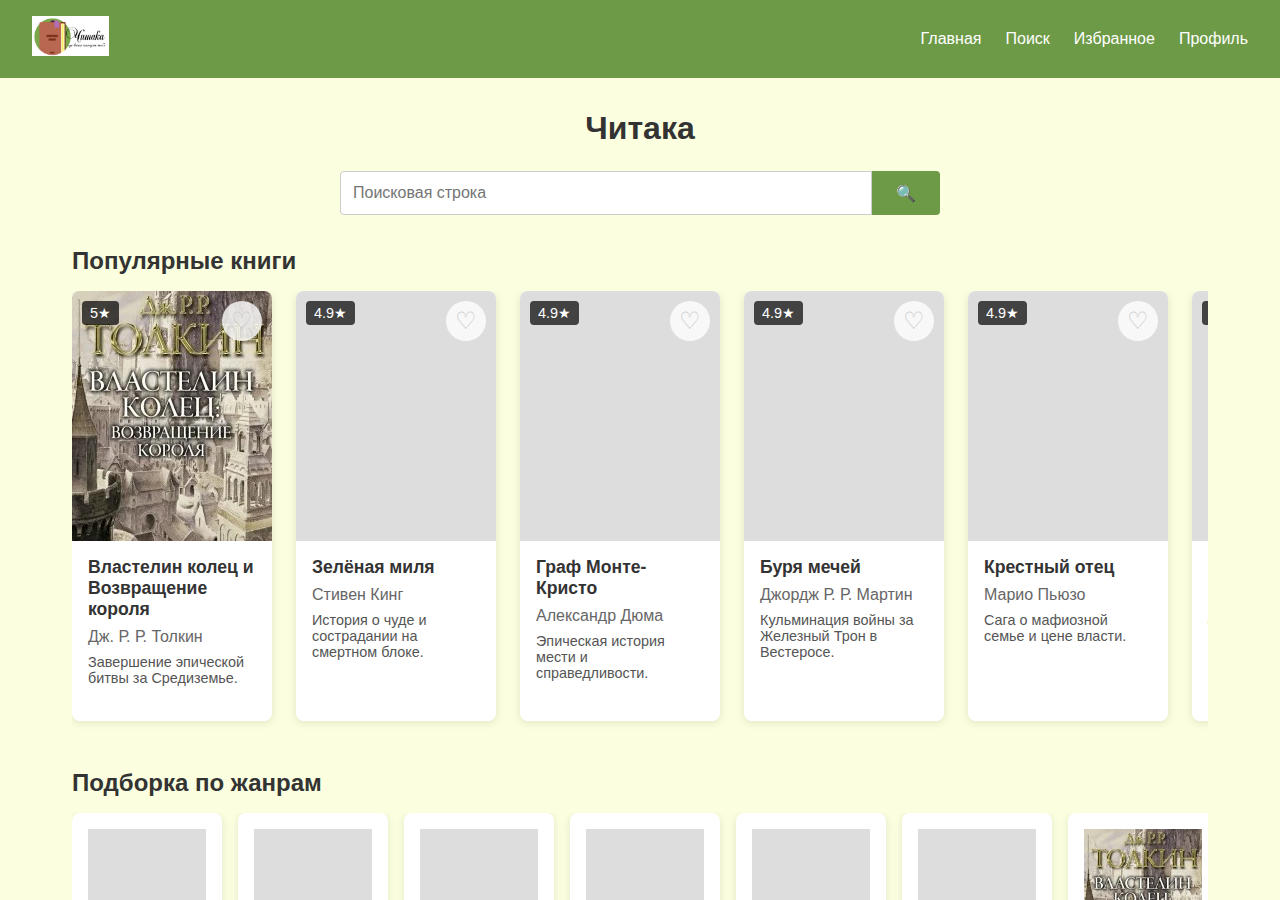
<file: index.html>
<!DOCTYPE html>
<html lang="ru">
<head>
    <meta charset="UTF-8">
    <meta http-equiv="refresh" content="0; url=./pages/index.html">
    <title>Перенаправление на главную страницу</title>
</head>
<body>
    <p>Если перенаправление не сработало автоматически, <a href="./pages/index.html">перейдите по этой ссылке</a>.</p>
</body>
</html>
</file>
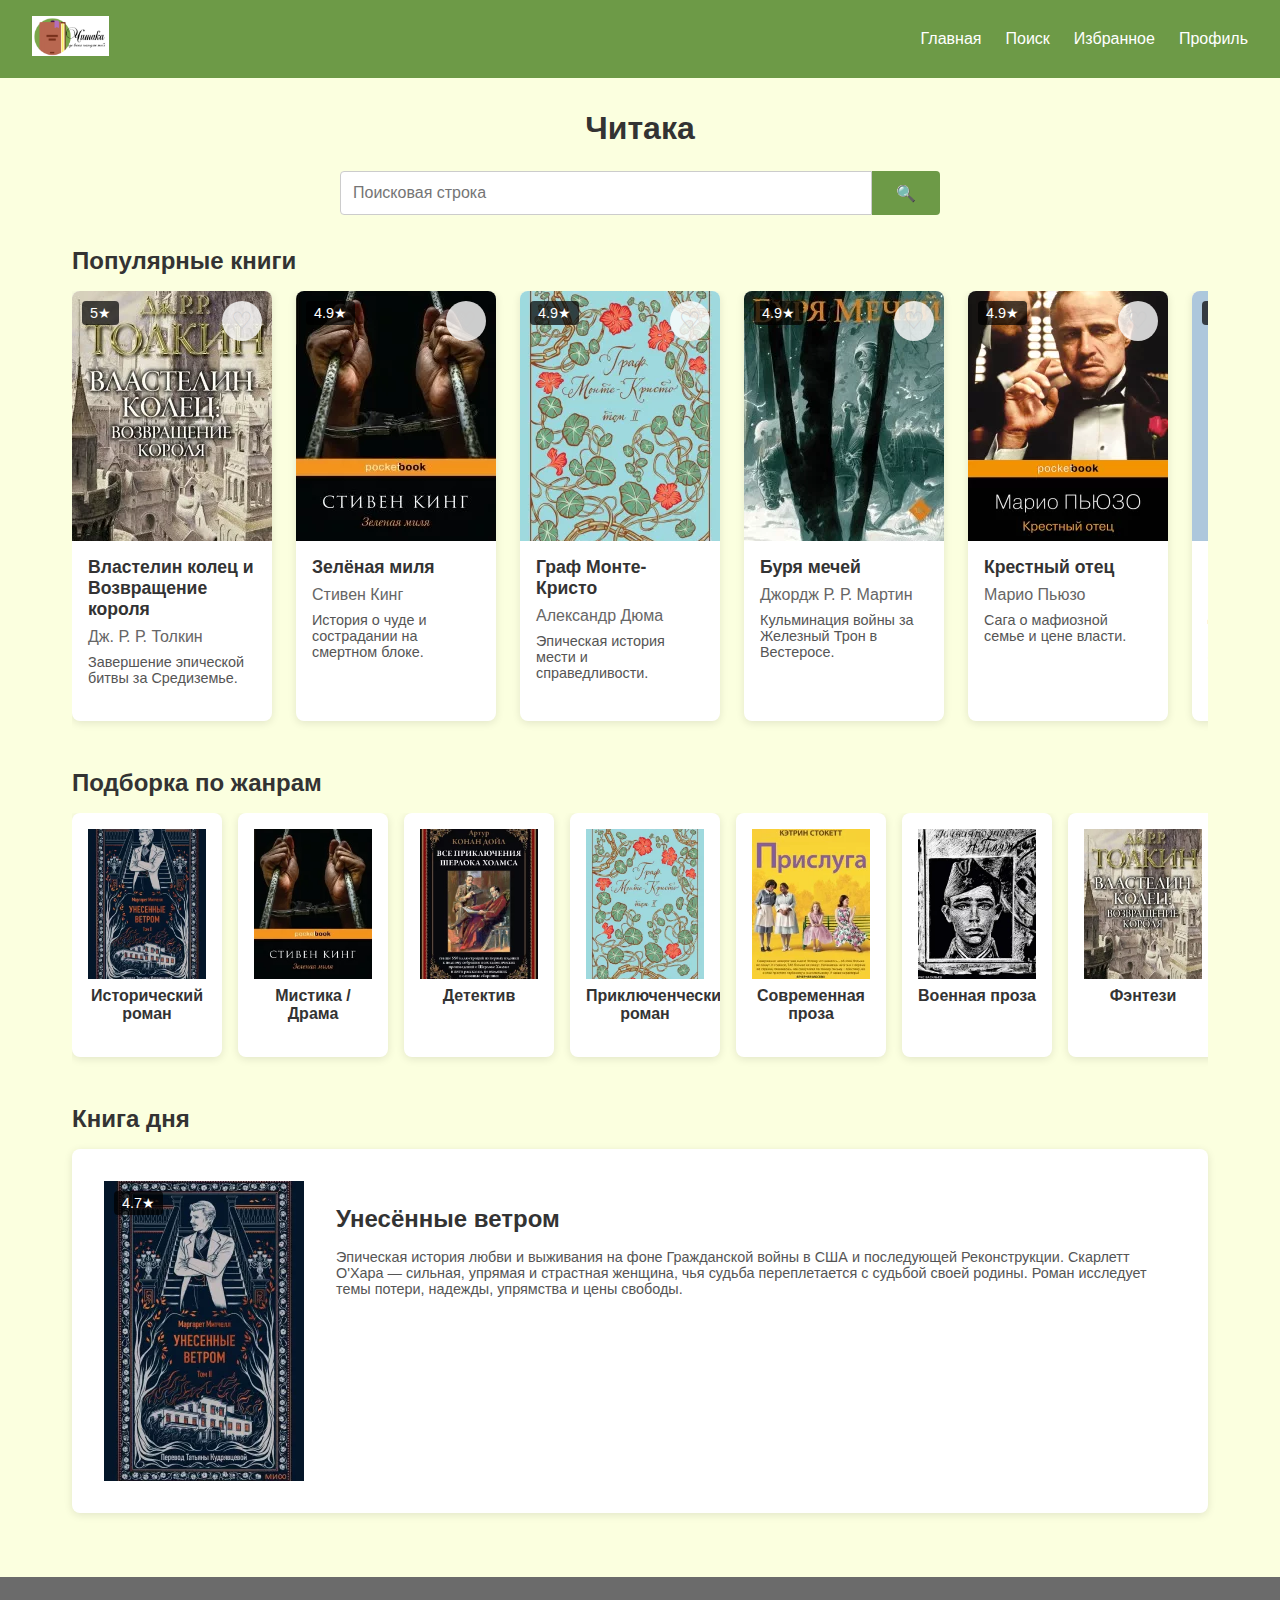
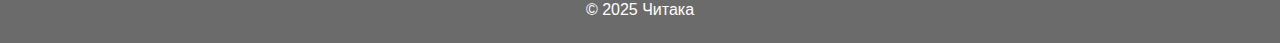
<file: pages/index.html>
<!DOCTYPE html>
<html lang="ru">
<head>
    <meta charset="UTF-8">
    <meta name="viewport" content="width=device-width, initial-scale=1.0">
    <title>Читака</title>
    <link rel="stylesheet" href="../styles.css">
</head>
<body>
    <header>
        <div class="logo"><img src="../images/logo.png" alt="Логотип" style="height: 40px;"></div>
        <nav>
            <ul class="nav-menu">
                <li><a href="./index.html">Главная</a></li>
                <li><a href="./search.html">Поиск</a></li>
                <li><a href="./favorites.html">Избранное</a></li>
                <li><a href="./profile.html">Профиль</a></li>
            </ul>
            <button class="burger-menu">☰</button>
        </nav>
    </header>

    <main>
        <h1>Читака</h1>

        <div class="search-container">
            <div class="search-box">
                <input type="text" class="search-input" placeholder="Поисковая строка" title="Введите название книги или автора...">
                <button class="search-button">🔍</button>
            </div>
        </div>

        <h2>Популярные книги</h2>
        <div class="books-grid popular-books book-container"></div>

        <h2>Подборка по жанрам</h2>
        <div class="genre-grid genre-collection book-container"></div>

        <h2>Книга дня</h2>
        <div class="book-of-day-container"></div>
    </main>

    <footer>
        <p>© 2025 Читака</p>
    </footer>

    <script src="../script.js"></script>
</body>
</html>
</file>
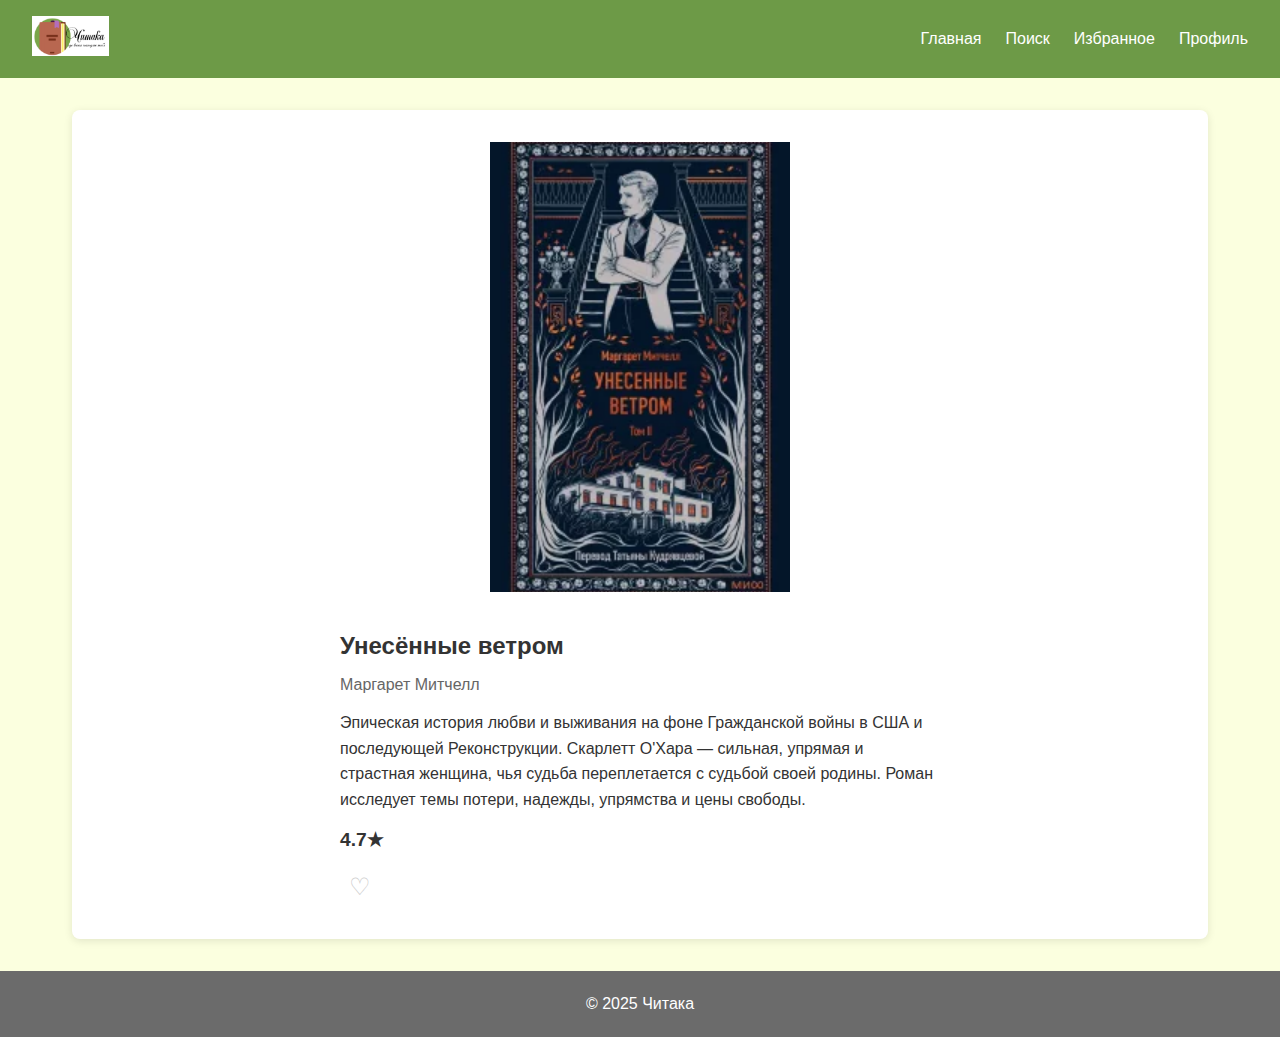
<file: pages/book.html>
<!DOCTYPE html>
<html lang="ru">
<head>
    <meta charset="UTF-8">
    <meta name="viewport" content="width=device-width, initial-scale=1.0">
    <title>Карточка книги</title>
    <link rel="stylesheet" href="../styles.css">
</head>
<body>
    <header>
        <div class="logo"><img src="../images/logo.png" alt="Логотип" style="height: 40px;"></div>
        <nav>
            <ul class="nav-menu">
                <li><a href="./index.html">Главная</a></li>
                <li><a href="./search.html">Поиск</a></li>
                <li><a href="./favorites.html">Избранное</a></li>
                <li><a href="./profile.html">Профиль</a></li>
            </ul>
            <button class="burger-menu">☰</button>
        </nav>
    </header>

    <main>
        <div class="book-details-container"></div>
    </main>

    <footer>
        <p>© 2025 Читака</p>
    </footer>

    <script src="../script.js"></script>
</body>
</html>
</file>
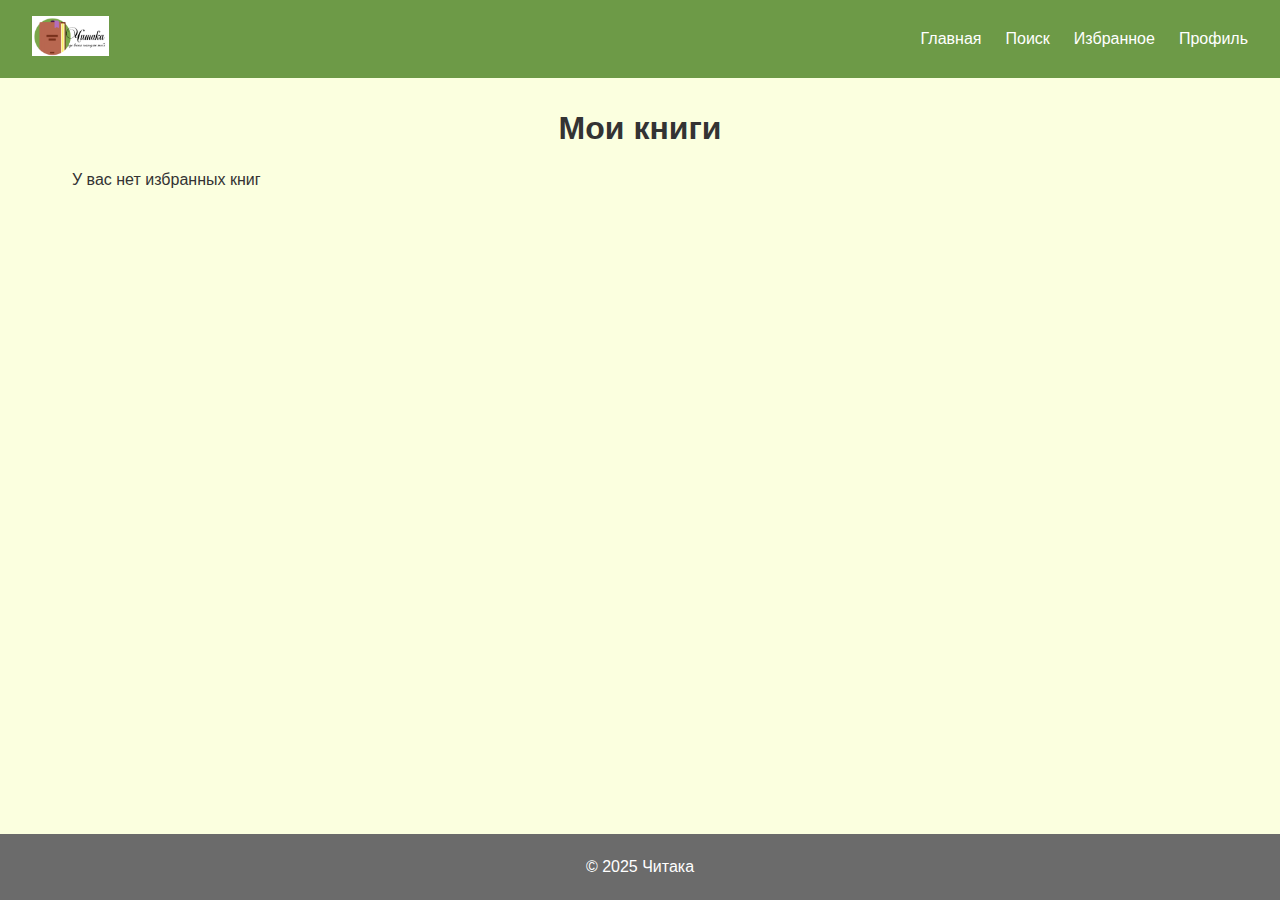
<file: pages/favorites.html>
<!DOCTYPE html>
<html lang="ru">
<head>
    <meta charset="UTF-8">
    <meta name="viewport" content="width=device-width, initial-scale=1.0">
    <title>Избранное</title>
    <link rel="stylesheet" href="../styles.css">
</head>
<body>
    <header>
        <div class="logo"><img src="../images/logo.png" alt="Логотип" style="height: 40px;"></div>
        <nav>
            <ul class="nav-menu">
                <li><a href="./index.html">Главная</a></li>
                <li><a href="./search.html">Поиск</a></li>
                <li><a href="./favorites.html">Избранное</a></li>
                <li><a href="./profile.html">Профиль</a></li>
            </ul>
            <button class="burger-menu">☰</button>
        </nav>
    </header>

    <main>
        <h1>Мои книги</h1>
        <div class="books-grid favorites-container book-container"></div>
    </main>

    <footer>
        <p>© 2025 Читака</p>
    </footer>

    <script src="../script.js"></script>
</body>
</html>
</file>
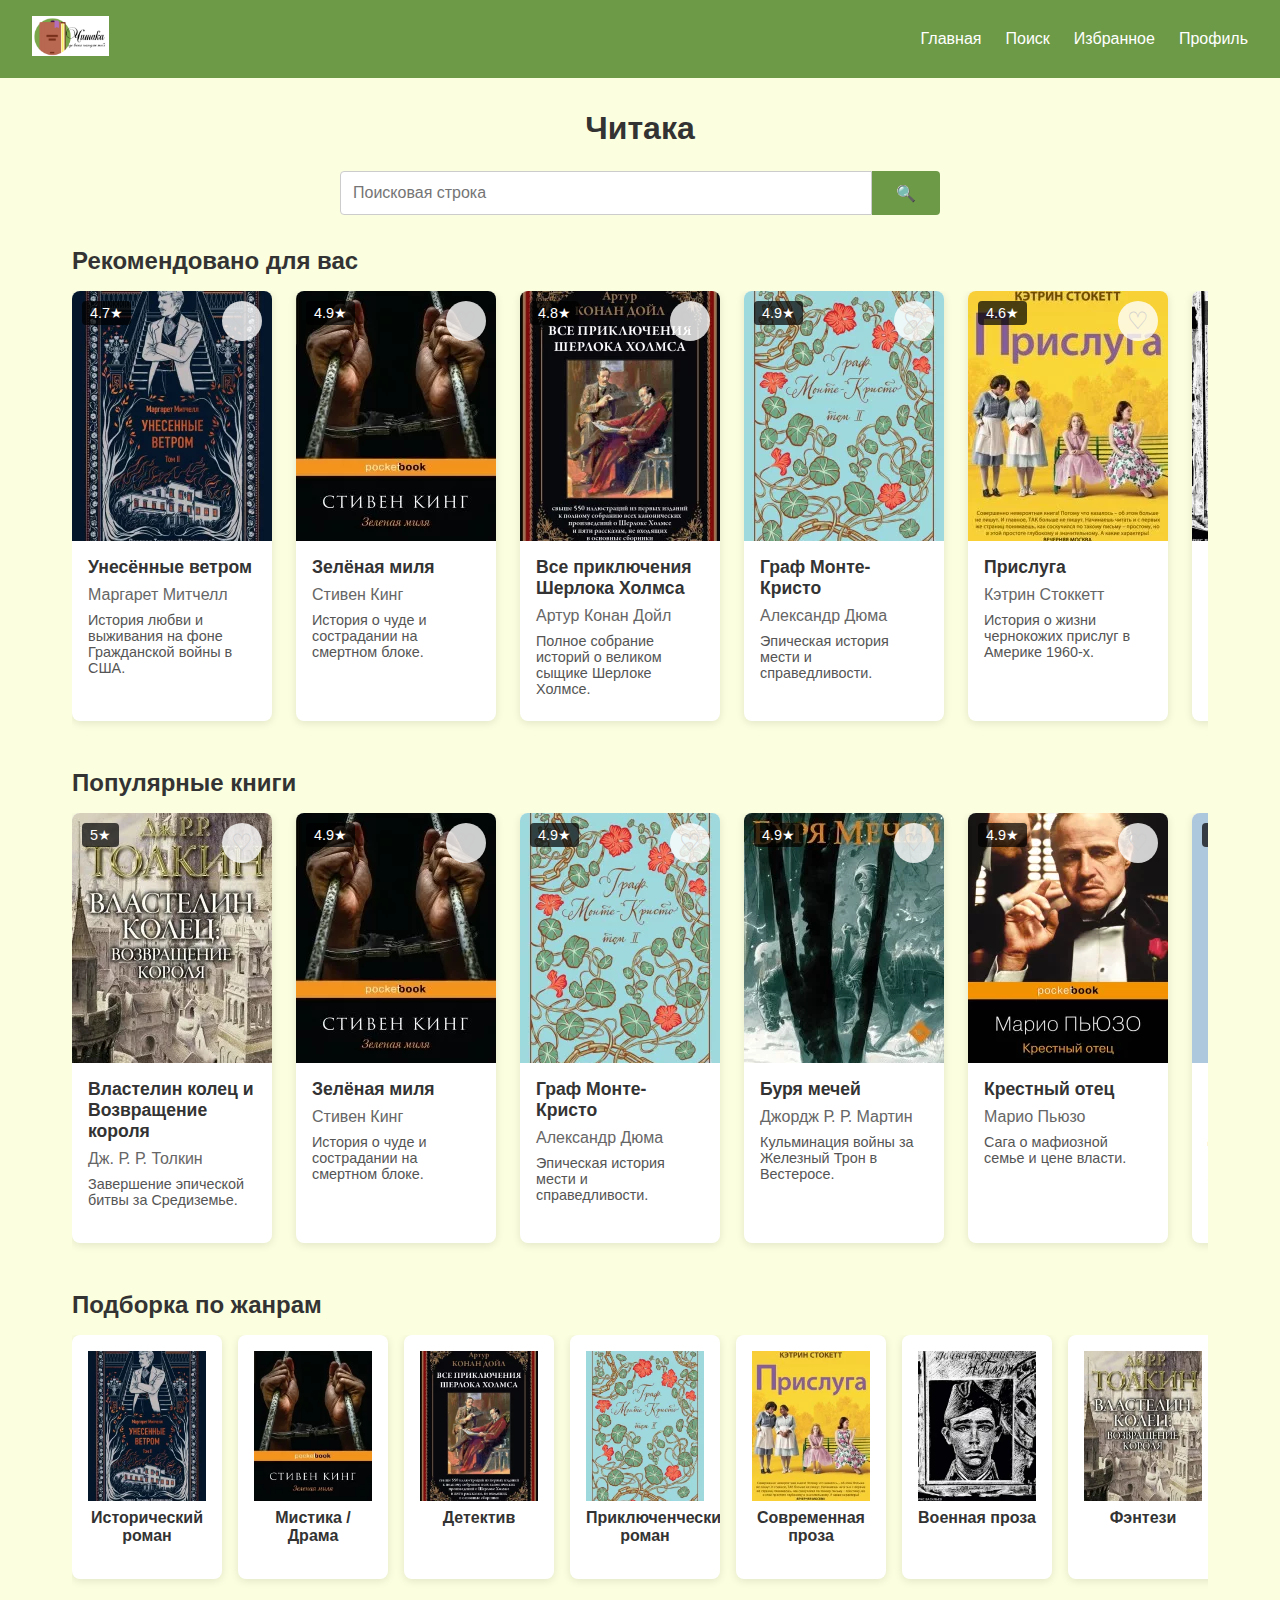
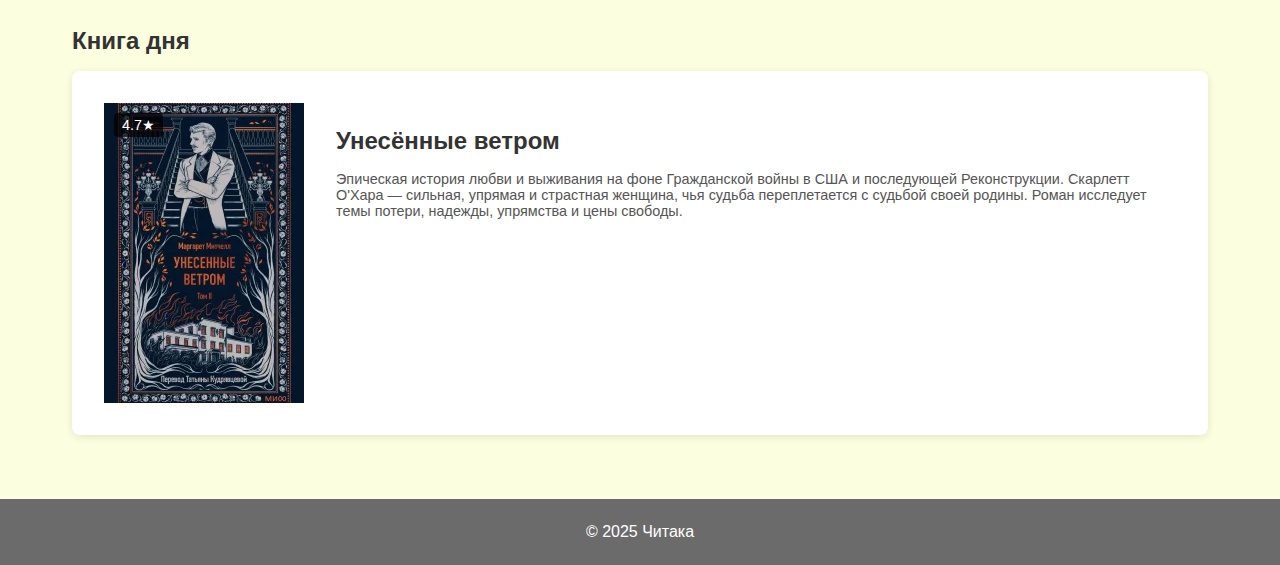
<file: pages/index-auth.html>
<!DOCTYPE html>
<html lang="ru">
<head>
    <meta charset="UTF-8">
    <meta name="viewport" content="width=device-width, initial-scale=1.0">
    <title>Читака</title>
    <link rel="stylesheet" href="../styles.css">
</head>
<body>
    <header>
        <div class="logo"><img src="../images/logo.png" alt="Логотип" style="height: 40px;"></div>
        <nav>
            <ul class="nav-menu">
                <li><a href="./index-auth.html">Главная</a></li>
                <li><a href="./search.html">Поиск</a></li>
                <li><a href="./favorites.html">Избранное</a></li>
                <li><a href="./profile.html">Профиль</a></li>
            </ul>
            <button class="burger-menu">☰</button>
        </nav>
    </header>

    <main>
        <h1>Читака</h1>

        <div class="search-container">
            <div class="search-box">
                <input type="text" class="search-input" placeholder="Поисковая строка" title="Введите название книги или автора...">
                <button class="search-button">🔍</button>
            </div>
        </div>

        <h2>Рекомендовано для вас</h2>
        <div class="books-grid recommended-books book-container"></div>

        <h2>Популярные книги</h2>
        <div class="books-grid popular-books book-container"></div>

        <h2>Подборка по жанрам</h2>
        <div class="genre-grid genre-collection book-container"></div>

        <h2>Книга дня</h2>
        <div class="book-of-day-container"></div>
    </main>

    <footer>
        <p>© 2025 Читака</p>
    </footer>

    <script src="../script.js"></script>
</body>
</html>
</file>
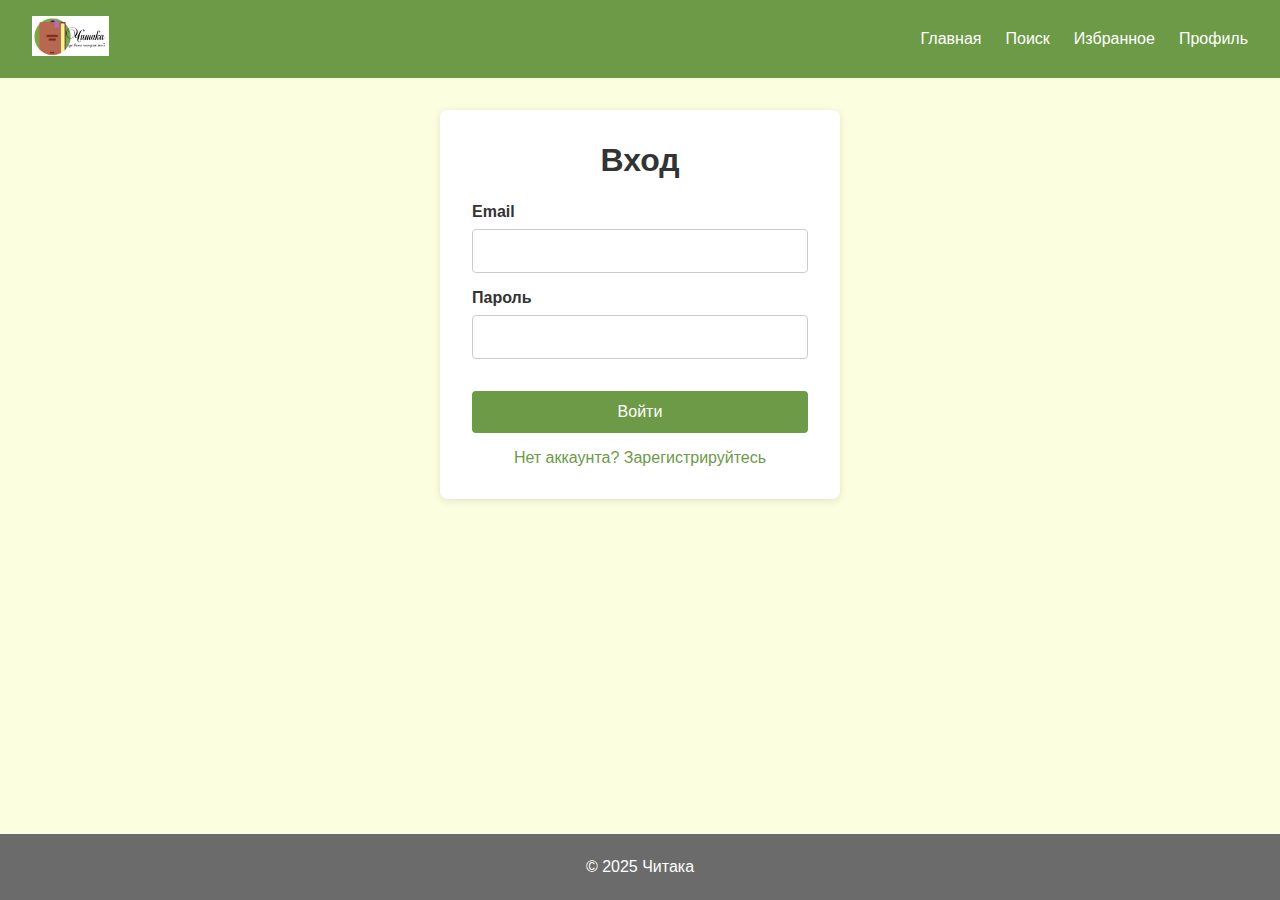
<file: pages/login.html>
<!DOCTYPE html>
<html lang="ru">
<head>
    <meta charset="UTF-8">
    <meta name="viewport" content="width=device-width, initial-scale=1.0">
    <title>Вход</title>
    <link rel="stylesheet" href="../styles.css">
</head>
<body>
    <header>
        <div class="logo"><img src="../images/logo.png" alt="Логотип" style="height: 40px;"></div>
        <nav>
            <ul class="nav-menu">
                <li><a href="index.html">Главная</a></li>
                <li><a href="search.html">Поиск</a></li>
                <li><a href="favorites.html">Избранное</a></li>
                <li><a href="profile.html">Профиль</a></li>
            </ul>
            <button class="burger-menu">☰</button>
        </nav>
    </header>
    
    <main>
        <div class="form-container">
            <h1>Вход</h1>
            <form id="loginForm">
                <div class="form-group">
                    <label for="email">Email</label>
                    <input type="email" id="email" name="email" required>
                </div>
                <div class="form-group">
                    <label for="password">Пароль</label>
                    <input type="password" id="password" name="password" required>
                </div>
                <button type="submit" class="form-button">Войти</button>
            </form>
            <a href="register.html" class="form-link">Нет аккаунта? Зарегистрируйтесь</a>
        </div>
    </main>
    
    <footer>
        <p>© 2025 Читака</p>
    </footer>
    
    <script src="../script.js"></script>
    <script>
        document.getElementById('loginForm').addEventListener('submit', function(e) {
            e.preventDefault();
            // В реальном приложении здесь была бы проверка данных
            alert('Вход выполнен (в демонстрации без реальной авторизации)');
            window.location.href = 'index-auth.html';
        });
    </script>
</body>
</html>
</file>
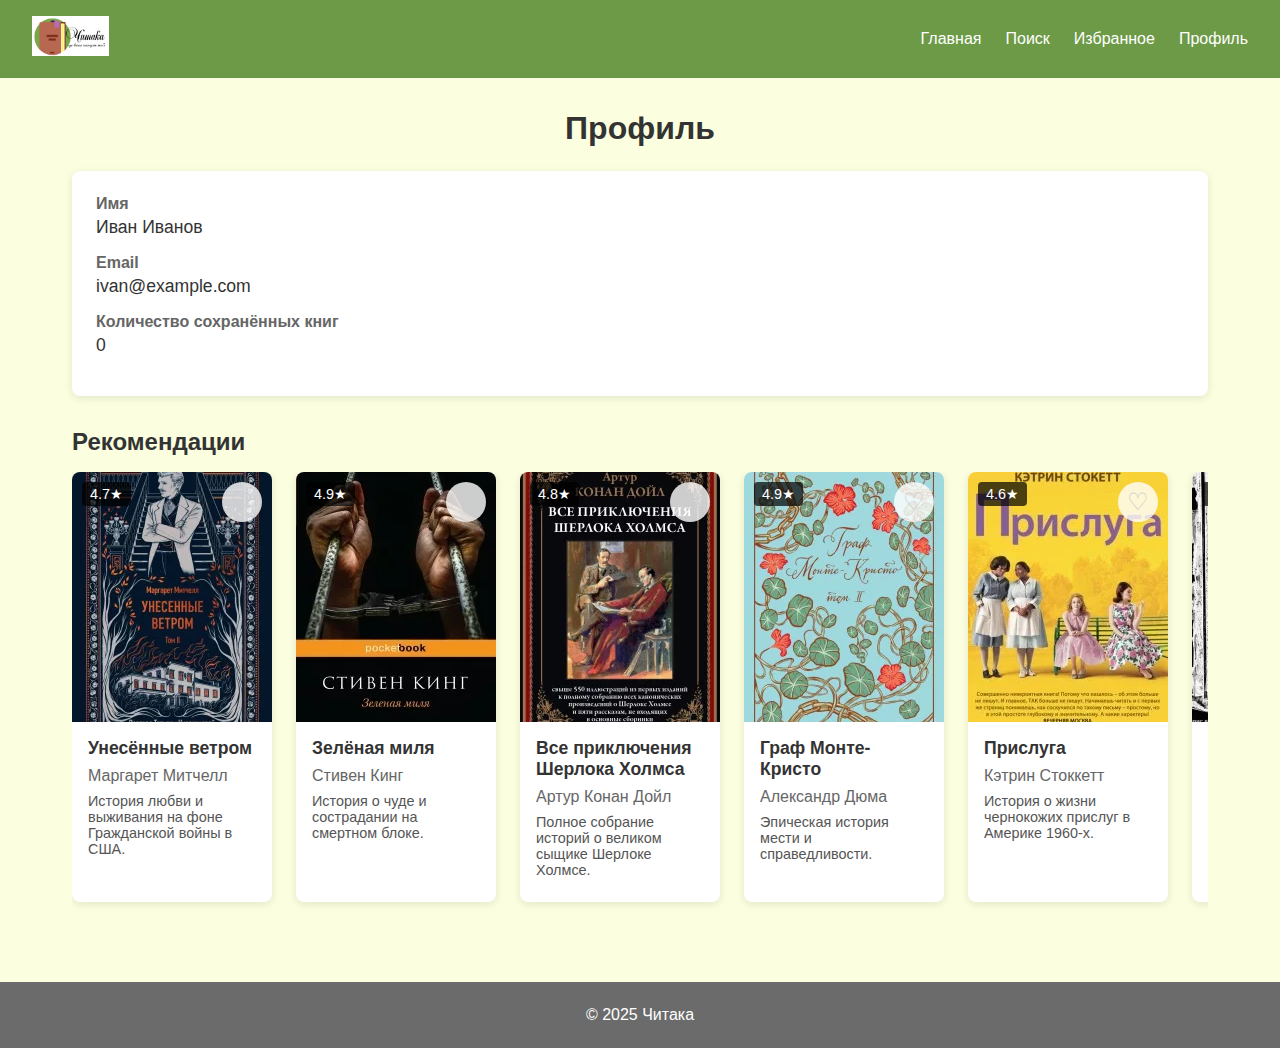
<file: pages/profile.html>
<!DOCTYPE html>
<html lang="ru">
<head>
    <meta charset="UTF-8">
    <meta name="viewport" content="width=device-width, initial-scale=1.0">
    <title>Профиль</title>
    <link rel="stylesheet" href="../styles.css">
</head>
<body>
    <header>
        <div class="logo"><img src="../images/logo.png" alt="Логотип" style="height: 40px;"></div>
        <nav>
            <ul class="nav-menu">
                <li><a href="./index.html">Главная</a></li>
                <li><a href="./search.html">Поиск</a></li>
                <li><a href="./favorites.html">Избранное</a></li>
                <li><a href="./profile.html">Профиль</a></li>
            </ul>
            <button class="burger-menu">☰</button>
        </nav>
    </header>

    <main>
        <h1>Профиль</h1>

        <div class="profile-info">
            <div class="profile-field">
                <strong>Имя</strong>
                <span id="profile-name">Имя</span>
            </div>
            <div class="profile-field">
                <strong>Email</strong>
                <span id="profile-email">Email</span>
            </div>
            <div class="profile-field">
                <strong>Количество сохранённых книг</strong>
                <span id="saved-books-count">0</span>
            </div>
        </div>

        <h2>Рекомендации</h2>
        <div class="books-grid recommendations book-container"></div>
    </main>

    <footer>
        <p>© 2025 Читака</p>
    </footer>

    <script src="../script.js"></script>
    <script>
        document.addEventListener('DOMContentLoaded', function() {
            // Обновляем количество сохраненных книг
            const favorites = JSON.parse(localStorage.getItem('favorites')) || [];
            document.getElementById('saved-books-count').textContent = favorites.length;

            // Устанавливаем тестовые данные для профиля
            document.getElementById('profile-name').textContent = 'Иван Иванов';
            document.getElementById('profile-email').textContent = 'ivan@example.com';
        });
    </script>
</body>
</html>
</file>
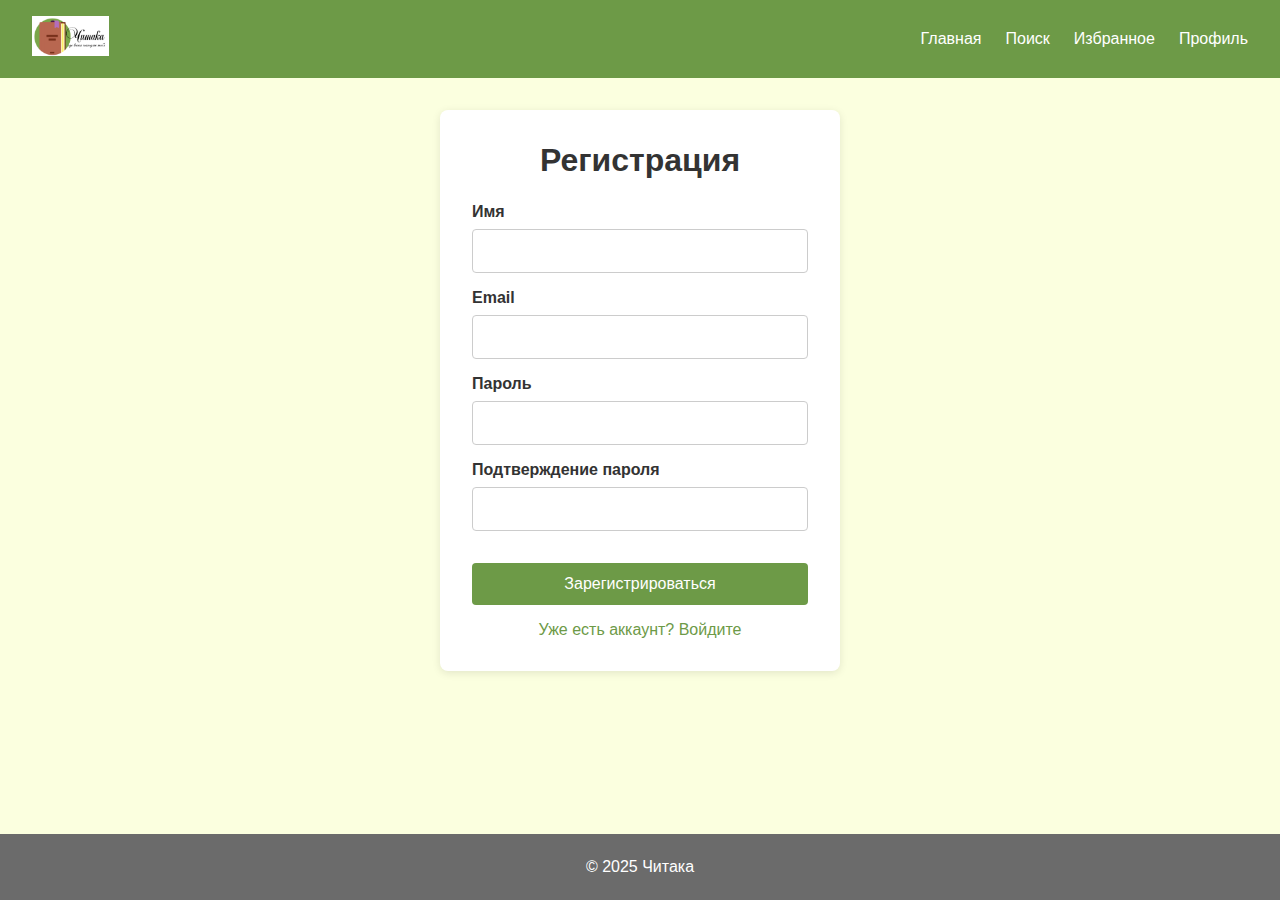
<file: pages/register.html>
<!DOCTYPE html>
<html lang="ru">
<head>
    <meta charset="UTF-8">
    <meta name="viewport" content="width=device-width, initial-scale=1.0">
    <title>Регистрация</title>
    <link rel="stylesheet" href="../styles.css">
</head>
<body>
    <header>
        <div class="logo"><img src="../images/logo.png" alt="Логотип" style="height: 40px;"></div>
        <nav>
            <ul class="nav-menu">
                <li><a href="./index.html">Главная</a></li>
                <li><a href="./search.html">Поиск</a></li>
                <li><a href="./favorites.html">Избранное</a></li>
                <li><a href="./profile.html">Профиль</a></li>
            </ul>
            <button class="burger-menu">☰</button>
        </nav>
    </header>

    <main>
        <div class="form-container">
            <h1>Регистрация</h1>
            <form id="registerForm">
                <div class="form-group">
                    <label for="name">Имя</label>
                    <input type="text" id="name" name="name" required>
                </div>
                <div class="form-group">
                    <label for="email">Email</label>
                    <input type="email" id="email" name="email" required>
                </div>
                <div class="form-group">
                    <label for="password">Пароль</label>
                    <input type="password" id="password" name="password" required>
                </div>
                <div class="form-group">
                    <label for="confirmPassword">Подтверждение пароля</label>
                    <input type="password" id="confirmPassword" name="confirmPassword" required>
                </div>
                <button type="submit" class="form-button">Зарегистрироваться</button>
            </form>
            <a href="./login.html" class="form-link">Уже есть аккаунт? Войдите</a>
        </div>
    </main>

    <footer>
        <p>© 2025 Читака</p>
    </footer>

    <script src="../script.js"></script>
    <script>
        document.getElementById('registerForm').addEventListener('submit', function(e) {
            e.preventDefault();

            const password = document.getElementById('password').value;
            const confirmPassword = document.getElementById('confirmPassword').value;

            if (password !== confirmPassword) {
                alert('Пароли не совпадают');
                return;
            }

            // В реальном приложении здесь была бы регистрация
            alert('Регистрация прошла успешно (в демонстрации без реальной регистрации)');
            window.location.href = './index-auth.html';
        });
    </script>
</body>
</html>
</file>
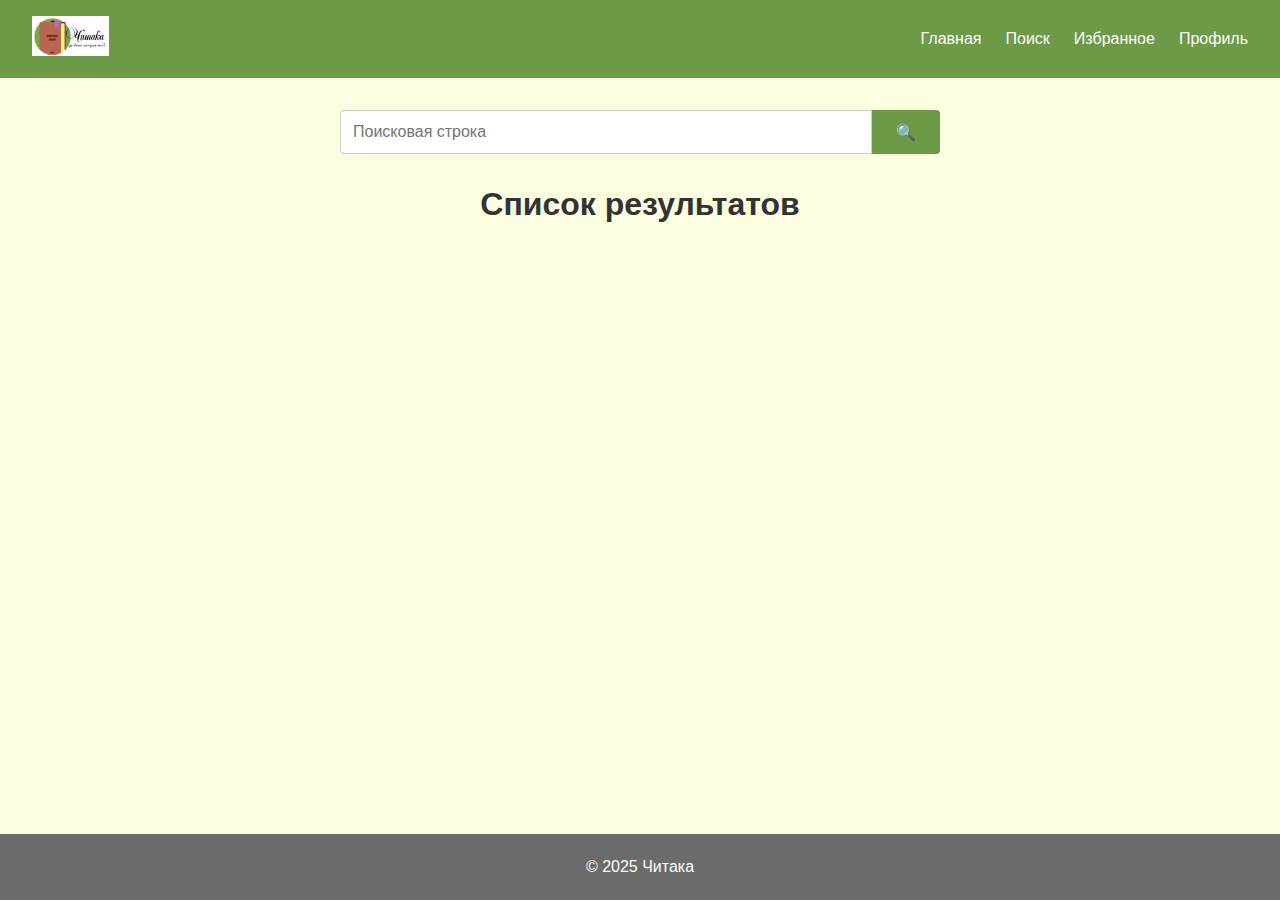
<file: pages/search.html>
<!DOCTYPE html>
<html lang="ru">
<head>
    <meta charset="UTF-8">
    <meta name="viewport" content="width=device-width, initial-scale=1.0">
    <title>Поиск</title>
    <link rel="stylesheet" href="../styles.css">
</head>
<body>
    <header>
        <div class="logo"><img src="../images/logo.png" alt="Логотип" style="height: 40px;"></div>
        <nav>
            <ul class="nav-menu">
                <li><a href="index.html">Главная</a></li>
                <li><a href="search.html">Поиск</a></li>
                <li><a href="favorites.html">Избранное</a></li>
                <li><a href="profile.html">Профиль</a></li>
            </ul>
            <button class="burger-menu">☰</button>
        </nav>
    </header>
    
    <main>
        <div class="search-container">
            <div class="search-box">
                <input type="text" class="search-input" placeholder="Поисковая строка" title="Введите название книги или автора...">
                <button class="search-button">🔍</button>
            </div>
        </div>
        
        <h1>Список результатов</h1>
        <div class="books-grid search-results book-container"></div>
    </main>
    
    <footer>
        <p>© 2025 Читака</p>
    </footer>
    
    <script src="../script.js"></script>
</body>
</html>
</file>
<file: styles.css>
* {
    margin: 0;
    padding: 0;
    box-sizing: border-box;
}

body {
    font-family: Arial, sans-serif;
    background-color: #FBFFDF;
    color: #333;
    display: flex;
    flex-direction: column;
    min-height: 100vh;
}

header {
    background-color: #6D9A47;
    padding: 1rem 2rem;
    display: flex;
    justify-content: space-between;
    align-items: center;
}

.logo {
    color: white;
    font-size: 1.5rem;
    font-weight: bold;
}

.logo img {
    max-height: 40px;
    height: auto;
    width: auto;
}

.nav-menu {
    display: flex;
    list-style: none;
    gap: 1.5rem;
}

.nav-menu a {
    color: white;
    text-decoration: none;
    font-weight: 500;
}

.nav-menu a:hover {
    text-decoration: underline;
}

.burger-menu {
    display: none;
    background: none;
    border: none;
    cursor: pointer;
    color: white;
    font-size: 1.5rem;
}

main {
    flex: 1;
    padding: 2rem;
    max-width: 1200px;
    margin: 0 auto;
    width: 100%;
}

h1 {
    text-align: center;
    margin-bottom: 1.5rem;
    font-size: 2rem;
    color: #333;
}

h2 {
    margin: 1.5rem 0 1rem 0;
    color: #333;
}

.search-container {
    display: flex;
    justify-content: center;
    margin-bottom: 2rem;
}

.search-box {
    display: flex;
    width: 100%;
    max-width: 600px;
}

.search-input {
    flex: 1;
    padding: 0.75rem;
    border: 1px solid #ccc;
    border-radius: 4px 0 0 4px;
    font-size: 1rem;
}

.search-button {
    padding: 0.75rem 1.5rem;
    background-color: #6D9A47;
    color: white;
    border: none;
    border-radius: 0 4px 4px 0;
    cursor: pointer;
    font-size: 1rem;
}

.search-button:hover {
    background-color: #5a7d3a;
}

.books-grid {
    display: flex;
    flex-wrap: nowrap;
    gap: 1.5rem;
    margin-bottom: 2rem;
    overflow-x: auto;
    padding-bottom: 1rem;
    scroll-behavior: smooth;
}

.genre-grid {
    display: flex;
    flex-wrap: nowrap;
    gap: 1rem;
    margin-bottom: 2rem;
    overflow-x: auto;
    padding-bottom: 1rem;
    scroll-behavior: smooth;
}

.book-container {
    overflow-x: auto;
    padding-bottom: 1rem;
    scroll-behavior: smooth;
}

.book-card {
    background: white;
    border-radius: 8px;
    overflow: hidden;
    box-shadow: 0 2px 8px rgba(0,0,0,0.1);
    transition: transform 0.3s ease;
    width: 200px;
    flex: 0 0 auto;
}

.book-card:hover {
    transform: translateY(-5px);
}

.book-cover {
    width: 100%;
    height: 250px;
    background-color: #ddd;
    display: flex;
    align-items: center;
    justify-content: center;
    position: relative;
}

.book-cover img {
    width: 100%;
    height: 100%;
    object-fit: cover;
}

.book-cover-large {
    width: 300px;
    height: 450px;
    background-color: #ddd;
    display: flex;
    align-items: center;
    justify-content: center;
}

.book-cover-large img {
    width: 100%;
    height: 100%;
    object-fit: cover;
}

.book-cover .rating {
    position: absolute;
    top: 10px;
    left: 10px;
    background-color: rgba(0,0,0,0.7);
    color: white;
    padding: 0.25rem 0.5rem;
    border-radius: 4px;
    font-size: 0.9rem;
}

.book-cover .favorite-btn {
    position: absolute;
    top: 10px;
    right: 10px;
    z-index: 2;
    background: rgba(255, 255, 255, 0.8);
    border: none;
    cursor: pointer;
    font-size: 1.5rem;
    color: #ccc;
    transition: color 0.3s;
    border-radius: 50%;
    padding: 0.25rem;
    min-width: 40px;
    min-height: 40px;
}

.book-cover .favorite-btn.active {
    color: #e74c3c;
}

.book-info {
    padding: 1rem;
}

.book-title {
    font-weight: bold;
    margin-bottom: 0.5rem;
    font-size: 1.1rem;
}

.book-author {
    color: #666;
    margin-bottom: 0.5rem;
}

.book-description {
    font-size: 0.9rem;
    color: #555;
    margin-bottom: 0.5rem;
}

.favorite-btn {
    background: none;
    border: none;
    cursor: pointer;
    font-size: 1.5rem;
    color: #ccc;
    transition: color 0.3s;
    min-width: 40px;
    min-height: 40px;
}

.favorite-btn.active {
    color: #e74c3c;
}

.book-of-day {
    display: flex;
    gap: 2rem;
    background: white;
    padding: 2rem;
    border-radius: 8px;
    box-shadow: 0 2px 8px rgba(0,0,0,0.1);
    margin-bottom: 2rem;
}

.book-of-day .book-cover {
    width: 200px;
    height: 300px;
}

.book-of-day .book-details {
    flex: 1;
}

.book-detail {
    display: flex;
    flex-direction: column;
    align-items: center;
    gap: 1rem;
    background: white;
    padding: 2rem;
    border-radius: 8px;
    box-shadow: 0 2px 8px rgba(0,0,0,0.1);
}

.book-info-detail {
    width: 100%;
    max-width: 600px;
}

.book-full-description {
    margin: 1rem 0;
    line-height: 1.6;
}

.rating-display {
    font-size: 1.2rem;
    font-weight: bold;
    margin: 1rem 0;
}

.genre-grid {
    display: flex;
    flex-wrap: nowrap;
    gap: 1rem;
    margin-bottom: 2rem;
    overflow-x: auto;
    padding-bottom: 1rem;
    scroll-behavior: smooth;
}

.genre-card {
    background: white;
    border-radius: 8px;
    overflow: hidden;
    box-shadow: 0 2px 8px rgba(0,0,0,0.1);
    text-align: center;
    padding: 1rem;
    cursor: pointer;
    width: 150px;
    flex: 0 0 auto;
}

.genre-cover {
    width: 100%;
    height: 150px;
    background-color: #ddd;
    display: flex;
    align-items: center;
    justify-content: center;
    margin-bottom: 0.5rem;
}

.genre-cover img {
    width: 100%;
    height: 100%;
    object-fit: cover;
}

.genre-title {
    font-weight: bold;
}

.form-container {
    max-width: 400px;
    margin: 0 auto;
    background: white;
    padding: 2rem;
    border-radius: 8px;
    box-shadow: 0 2px 8px rgba(0,0,0,0.1);
}

.form-group {
    margin-bottom: 1rem;
}

.form-group label {
    display: block;
    margin-bottom: 0.5rem;
    font-weight: bold;
}

.form-group input {
    width: 100%;
    padding: 0.75rem;
    border: 1px solid #ccc;
    border-radius: 4px;
    font-size: 1rem;
}

.form-button {
    width: 100%;
    padding: 0.75rem;
    background-color: #6D9A47;
    color: white;
    border: none;
    border-radius: 4px;
    cursor: pointer;
    font-size: 1rem;
    margin-top: 1rem;
}

.form-button:hover {
    background-color: #5a7d3a;
}

.form-link {
    display: block;
    text-align: center;
    margin-top: 1rem;
    color: #6D9A47;
    text-decoration: none;
}

.form-link:hover {
    text-decoration: underline;
}

.profile-info {
    background: white;
    padding: 1.5rem;
    border-radius: 8px;
    box-shadow: 0 2px 8px rgba(0,0,0,0.1);
    margin-bottom: 2rem;
}

.profile-field {
    margin-bottom: 1rem;
}

.profile-field strong {
    display: block;
    margin-bottom: 0.25rem;
    color: #666;
}

.profile-field span {
    display: block;
    font-size: 1.1rem;
}

footer {
    background-color: #6B6B6B;
    color: white;
    text-align: center;
    padding: 1.5rem;
    margin-top: auto;
}

@media (max-width: 768px) {
    header {
        padding: 1rem;
    }
    
    .nav-menu {
        position: fixed;
        top: 70px;
        left: -100%;
        width: 100%;
        height: calc(100vh - 70px);
        background-color: #6D9A47;
        flex-direction: column;
        justify-content: flex-start;
        align-items: center;
        padding-top: 2rem;
        transition: left 0.3s ease;
        z-index: 1000;
    }
    
    .nav-menu.active {
        left: 0;
    }
    
    .nav-menu a {
        display: block;
        padding: 1rem;
        font-size: 1.2rem;
    }
    
    .burger-menu {
        display: block;
    }
    
    main {
        padding: 1rem;
    }
    
    .book-of-day {
        flex-direction: column;
    }
    
    .book-of-day .book-cover {
        width: 100%;
        height: 180px;
    }
    
    .book-cover-large {
        width: 200px !important;
        height: 300px !important;
    }
    
    .books-grid {
        grid-template-columns: repeat(auto-fill, minmax(120px, 1fr));
        gap: 1rem;
    }
    
    .book-card {
        width: 120px;
    }
    
    .book-cover {
        height: 100px;
    }
    
    /* Убираем описание книги в мобильной версии */
    .book-description {
        display: none;
    }
    
    /* Уменьшаем размер шрифта */
    .book-title {
        font-size: 0.9rem;
    }
    
    .book-author {
        font-size: 0.8rem;
    }
    
    .book-info {
        padding: 0.5rem;
    }
}

@media (max-width: 480px) {
    .books-grid {
        grid-template-columns: repeat(auto-fill, minmax(100px, 1fr));
        gap: 0.5rem;
    }
    
    .book-card {
        width: 100px;
    }
    
    .book-cover {
        height: 80px;
    }
    
    .search-box {
        flex-direction: column;
    }
    
    .search-input {
        border-radius: 4px;
        margin-bottom: 0.5rem;
    }
    
    .search-button {
        border-radius: 4px;
        padding: 0.75rem;
    }
    
    /* Дополнительные улучшения для очень маленьких экранов */
    .book-title {
        font-size: 0.8rem;
    }
    
    .book-author {
        font-size: 0.7rem;
    }
    
    .book-info {
        padding: 0.25rem;
    }
    
    .book-cover .rating {
        font-size: 0.7rem;
        padding: 0.1rem 0.3rem;
    }
    
    .book-cover .favorite-btn {
        font-size: 1.2rem;
        padding: 0.1rem;
    }
    
    .book-cover-large {
        width: 150px !important;
        height: 220px !important;
    }
}
</file>
